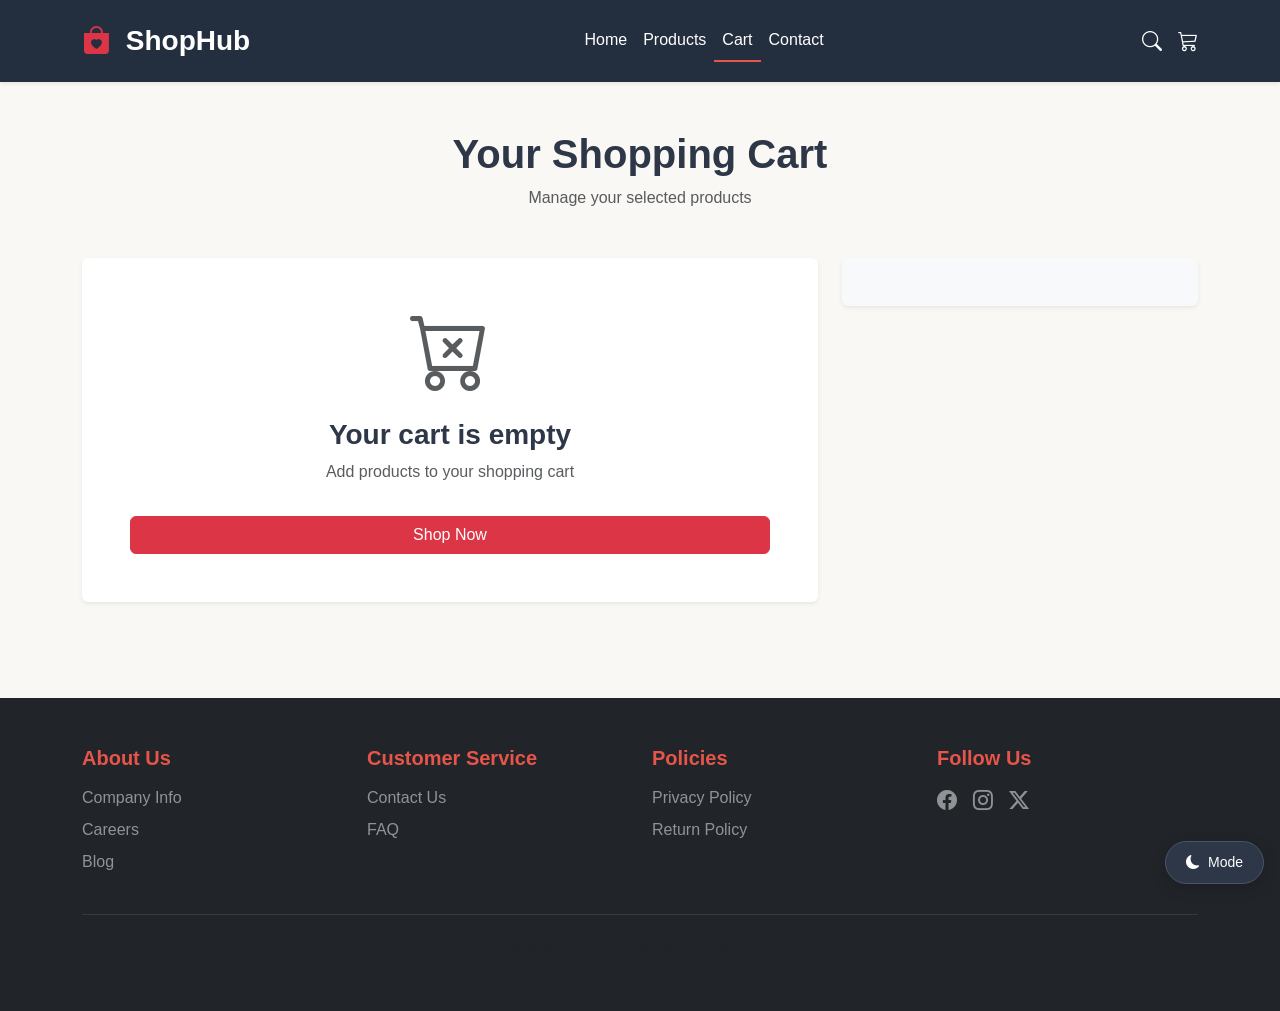
<file: cart.html>
<!DOCTYPE html>
<html lang="en">

<head>
    <meta charset="UTF-8">
    <meta name="viewport" content="width=device-width, initial-scale=1.0">
    <title>ShopHub - Shopping Cart</title>

    <!-- Bootstrap CSS -->
    <link href="https://cdn.jsdelivr.net/npm/bootstrap@5.3.3/dist/css/bootstrap.min.css" rel="stylesheet">

    <!-- Bootstrap Icons -->
    <link href="https://cdn.jsdelivr.net/npm/bootstrap-icons@1.11.3/font/bootstrap-icons.min.css" rel="stylesheet">

    <!-- Custom CSS -->
    <link rel="stylesheet" href="css/style.css">
</head>

<body>

    <!-- NAVBAR -->
    <nav class="navbar navbar-expand-lg navbar-dark bg-dark shadow-sm sticky-top">

        <div class="container">

            <!-- LOGO -->
            <a class="navbar-brand fw-bold fs-3" href="index.html">
                <i class="bi bi-bag-heart-fill text-danger me-2"></i>
                ShopHub
            </a>

            <!-- TOGGLE BUTTON -->
            <button class="navbar-toggler"
                    type="button"
                    data-bs-toggle="collapse"
                    data-bs-target="#navbarNav"
                    aria-controls="navbarNav"
                    aria-expanded="false"
                    aria-label="Toggle navigation">

                <span class="navbar-toggler-icon"></span>

            </button>

            <!-- NAVBAR MENU -->
            <div class="collapse navbar-collapse" id="navbarNav">

                <!-- MENU LINKS -->
                <ul class="navbar-nav mx-auto fw-medium">

                    <li class="nav-item">
                        <a class="nav-link" href="index.html">
                            Home
                        </a>
                    </li>

                    <li class="nav-item">
                        <a class="nav-link" href="products.html">
                            Products
                        </a>
                    </li>

                    <li class="nav-item">
                        <a class="nav-link active" href="cart.html">
                            Cart
                        </a>
                    </li>

                    <li class="nav-item">
                        <a class="nav-link" href="contact.html">
                            Contact
                        </a>
                    </li>

                </ul>

                <!-- RIGHT SIDE ICONS -->
                <div class="d-flex align-items-center gap-3">

                    <!-- SEARCH -->
                    <a href="#" class="text-white fs-5">
                        <i class="bi bi-search"></i>
                    </a>

                    <!-- CART -->
                    <a href="cart.html"
                       class="text-white fs-5 position-relative">

                        <i class="bi bi-cart3"></i>

                        <span id="cartBadge"
                              class="position-absolute top-0 start-100 translate-middle badge rounded-pill bg-danger">

                            0

                        </span>

                    </a>

                </div>

            </div>

        </div>

    </nav>

    <!-- CART SECTION -->
    <main class="container py-5">

        <!-- PAGE TITLE -->
        <div class="text-center mb-5">

            <h2 class="fw-bold display-6">
                Your Shopping Cart
            </h2>

            <p class="text-muted">
                Manage your selected products
            </p>

        </div>

        <!-- CART CONTENT -->
        <div class="row g-4">

            <!-- CART ITEMS -->
            <div class="col-lg-8">

                <div id="cart-items">

                    <!-- CART ITEMS RENDER HERE -->

                </div>

            </div>

            <!-- CART SUMMARY -->
            <div class="col-lg-4">

                <div id="cart-summary"
                     class="bg-light p-4 rounded shadow-sm">

                    <!-- SUMMARY RENDER HERE -->

                </div>

            </div>

        </div>

    </main>

    <!-- FOOTER -->
    <footer class="bg-dark text-white py-5 mt-5">

        <div class="container">

            <div class="row g-4">

                <!-- ABOUT -->
                <div class="col-md-3">

                    <h5 class="fw-bold mb-3">
                        About Us
                    </h5>

                    <ul class="list-unstyled d-flex flex-column gap-2">

                        <li>
                            <a href="#"
                               class="text-white-50 text-decoration-none">
                                Company Info
                            </a>
                        </li>

                        <li>
                            <a href="#"
                               class="text-white-50 text-decoration-none">
                                Careers
                            </a>
                        </li>

                        <li>
                            <a href="#"
                               class="text-white-50 text-decoration-none">
                                Blog
                            </a>
                        </li>

                    </ul>

                </div>

                <!-- CUSTOMER SERVICE -->
                <div class="col-md-3">

                    <h5 class="fw-bold mb-3">
                        Customer Service
                    </h5>

                    <ul class="list-unstyled d-flex flex-column gap-2">

                        <li>
                            <a href="#"
                               class="text-white-50 text-decoration-none">
                                Contact Us
                            </a>
                        </li>

                        <li>
                            <a href="#"
                               class="text-white-50 text-decoration-none">
                                FAQ
                            </a>
                        </li>

                    </ul>

                </div>

                <!-- POLICIES -->
                <div class="col-md-3">

                    <h5 class="fw-bold mb-3">
                        Policies
                    </h5>

                    <ul class="list-unstyled d-flex flex-column gap-2">

                        <li>
                            <a href="#"
                               class="text-white-50 text-decoration-none">
                                Privacy Policy
                            </a>
                        </li>

                        <li>
                            <a href="#"
                               class="text-white-50 text-decoration-none">
                                Return Policy
                            </a>
                        </li>

                    </ul>

                </div>

                <!-- SOCIAL MEDIA -->
                <div class="col-md-3">

                    <h5 class="fw-bold mb-3">
                        Follow Us
                    </h5>

                    <div class="d-flex gap-3 fs-5">

                        <a href="#" class="text-white-50">
                            <i class="bi bi-facebook"></i>
                        </a>

                        <a href="#" class="text-white-50">
                            <i class="bi bi-instagram"></i>
                        </a>

                        <a href="#" class="text-white-50">
                            <i class="bi bi-twitter-x"></i>
                        </a>

                    </div>

                </div>

            </div>

            <hr class="my-4 border-secondary">

            <!-- COPYRIGHT -->
            <div class="text-center">

                <p class="mb-0 text-muted">
                    &copy; 2026 ShopHub. All rights reserved.
                </p>

            </div>

        </div>

    </footer>

    <!-- THEME BUTTON -->
    <button id="themeBtn"
            class="theme-toggle-btn btn btn-sm btn-outline-light position-fixed bottom-0 end-0 m-3 z-3">

        <i class="bi bi-moon-fill me-1"></i>
        Mode

    </button>

    <!-- Bootstrap JS -->
    <script src="https://cdn.jsdelivr.net/npm/bootstrap@5.3.3/dist/js/bootstrap.bundle.min.js"></script>

    <!-- Custom JS -->
    <script src="./js/script.js" defer></script>

</body>

</html>
</file>
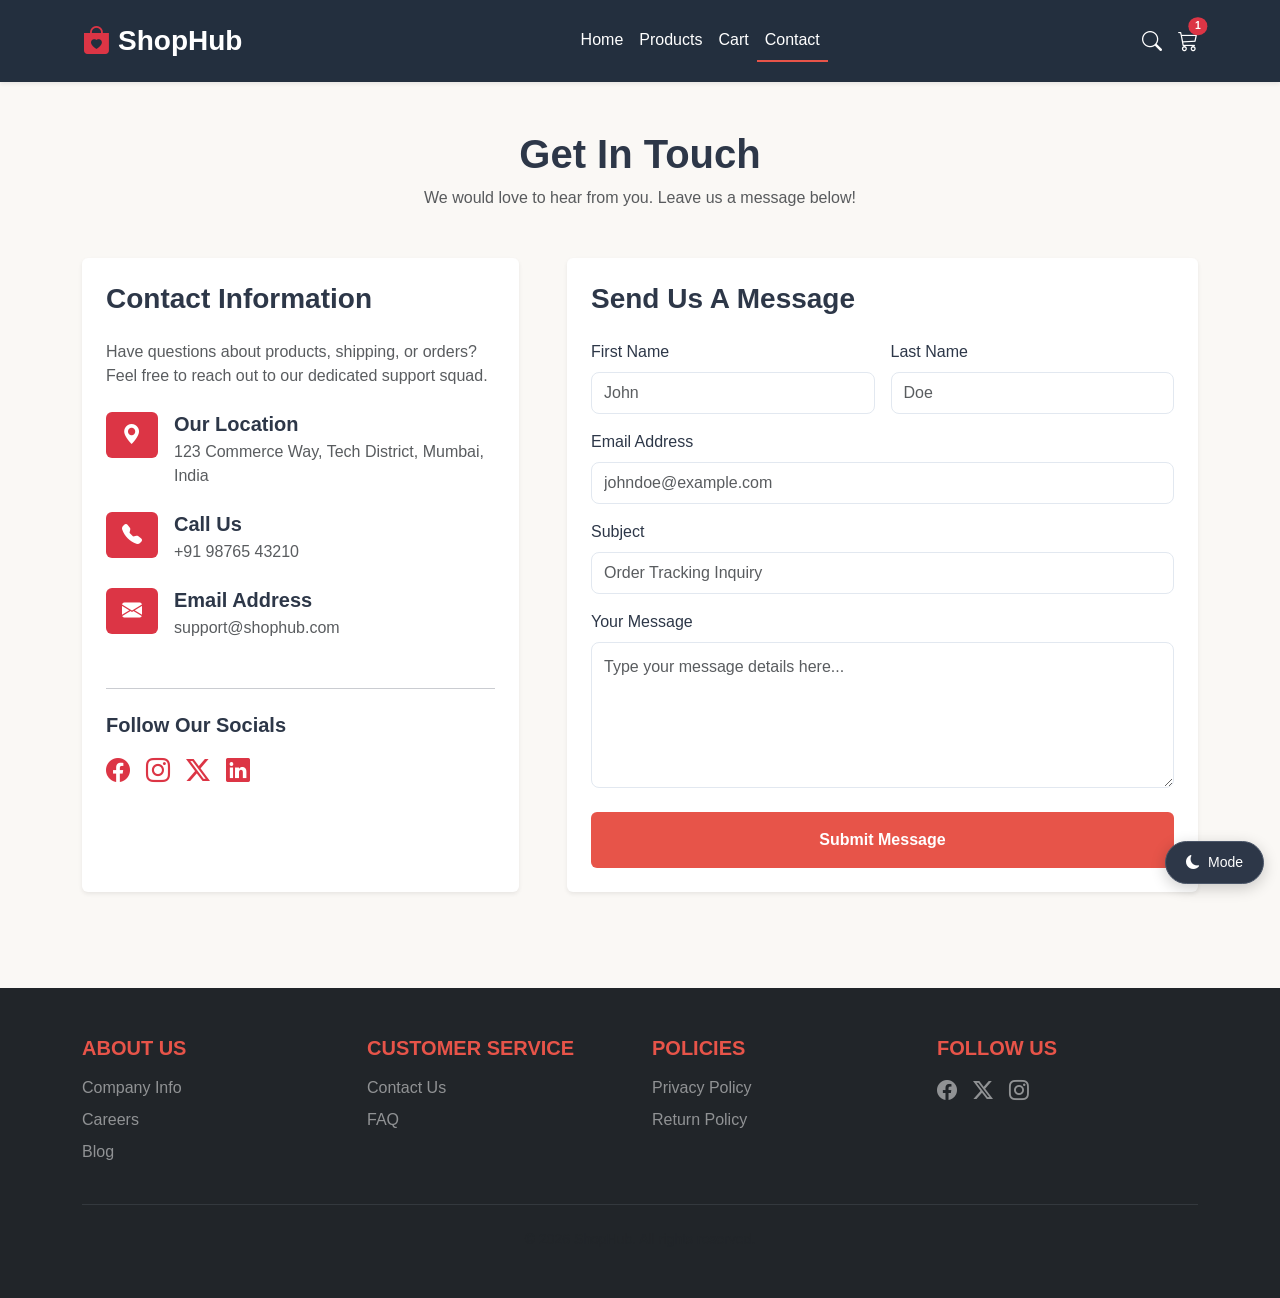
<file: contact.html>
<!DOCTYPE html>
<html lang="en">
<head>
    <meta charset="UTF-8">
    <meta name="viewport" content="width=device-width, initial-scale=1.0">
    <title>ShopHub - Contact Us</title>
    <link href="https://cdn.jsdelivr.net/npm/bootstrap@5.3.3/dist/css/bootstrap.min.css" rel="stylesheet">
    <link href="https://cdn.jsdelivr.net/npm/bootstrap-icons@1.11.3/font/bootstrap-icons.min.css" rel="stylesheet">
    <link rel="stylesheet" href="css/style.css">
</head>
<body>

    <nav class="navbar navbar-expand-lg navbar-dark shadow-sm sticky-top">
        <div class="container">
            <a class="navbar-brand fw-bold fs-3" href="index.html">
                <i class="bi bi-bag-heart-fill text-danger me-2"></i>ShopHub
            </a>
            <button class="navbar-toggler" type="button" data-bs-toggle="collapse" data-bs-target="#navbarNav" aria-controls="navbarNav" aria-expanded="false" aria-label="Toggle navigation">
                <span class="navbar-toggler-icon"></span>
            </button>
            <div class="collapse navbar-collapse" id="navbarNav">
                <ul class="navbar-nav mx-auto fw-medium">
                    <li class="nav-item"><a class="nav-link" href="index.html">Home</a></li>
                    <li class="nav-item"><a class="nav-link" href="products.html">Products</a></li>
                    <li class="nav-item"><a class="nav-link" href="cart.html">Cart</a></li>
                    <li class="nav-item"><a class="nav-link active" href="contact.html">Contact</a></li>
                </ul>
                <div class="d-flex align-items-center gap-3">
                    <a href="#" class="text-white fs-5" aria-label="Search"><i class="bi bi-search"></i></a>
                    <a href="cart.html" class="text-white fs-5 position-relative" aria-label="Cart">
                        <i class="bi bi-cart3"></i>
                        <span class="position-absolute top-0 start-100 translate-middle badge rounded-pill bg-danger" style="font-size: 0.65rem;">1</span>
                    </a>
                </div>
            </div>
        </div>
    </nav>

    <main class="container py-5">
        <div class="text-center mb-5">
            <h2 class="fw-bold fs-1">Get In Touch</h2>
            <p class="text-muted">We would love to hear from you. Leave us a message below!</p>
        </div>

        <div class="row g-5">
            <div class="col-lg-5">
                <div class="card border-0 shadow-sm p-4 h-100 bg-light">
                    <h3 class="fw-bold mb-4">Contact Information</h3>
                    <p class="text-muted mb-4">Have questions about products, shipping, or orders? Feel free to reach out to our dedicated support squad.</p>
                    
                    <div class="d-flex align-items-start gap-3 mb-4">
                        <div class="bg-danger text-white rounded p-2 px-3 fs-5">
                            <i class="bi bi-geo-alt-fill"></i>
                        </div>
                        <div>
                            <h5 class="fw-bold mb-1">Our Location</h5>
                            <p class="text-muted mb-0">123 Commerce Way, Tech District, Mumbai, India</p>
                        </div>
                    </div>

                    <div class="d-flex align-items-start gap-3 mb-4">
                        <div class="bg-danger text-white rounded p-2 px-3 fs-5">
                            <i class="bi bi-telephone-fill"></i>
                        </div>
                        <div>
                            <h5 class="fw-bold mb-1">Call Us</h5>
                            <p class="text-muted mb-0">+91 98765 43210</p>
                        </div>
                    </div>

                    <div class="d-flex align-items-start gap-3 mb-4">
                        <div class="bg-danger text-white rounded p-2 px-3 fs-5">
                            <i class="bi bi-envelope-fill"></i>
                        </div>
                        <div>
                            <h5 class="fw-bold mb-1">Email Address</h5>
                            <p class="text-muted mb-0">support@shophub.com</p>
                        </div>
                    </div>

                    <hr class="my-4">

                    <h5 class="fw-bold mb-3">Follow Our Socials</h5>
                    <div class="d-flex gap-3 fs-4">
                        <a href="#" class="text-danger" aria-label="Facebook"><i class="bi bi-facebook"></i></a>
                        <a href="#" class="text-danger" aria-label="Instagram"><i class="bi bi-instagram"></i></a>
                        <a href="#" class="text-danger" aria-label="Twitter"><i class="bi bi-twitter-x"></i></a>
                        <a href="#" class="text-danger" aria-label="LinkedIn"><i class="bi bi-linkedin"></i></a>
                    </div>
                </div>
            </div>

            <div class="col-lg-7">
                <div class="card border-0 shadow-sm p-4 h-100">
                    <h3 class="fw-bold mb-4">Send Us A Message</h3>
                    
                    <form id="contactForm" onsubmit="event.preventDefault(); alert('Message Sent Successfully! We will get back to you soon. 🎉'); this.reset();">
                        <div class="row g-3">
                            <div class="col-md-6">
                                <label class="form-label fw-medium">First Name</label>
                                <input type="text" class="form-control py-2" placeholder="John" required>
                            </div>
                            <div class="col-md-6">
                                <label class="form-label fw-medium">Last Name</label>
                                <input type="text" class="form-control py-2" placeholder="Doe" required>
                            </div>
                            <div class="col-12">
                                <label class="form-label fw-medium">Email Address</label>
                                <input type="email" class="form-control py-2" placeholder="johndoe@example.com" required>
                            </div>
                            <div class="col-12">
                                <label class="form-label fw-medium">Subject</label>
                                <input type="text" class="form-control py-2" placeholder="Order Tracking Inquiry" required>
                            </div>
                            <div class="col-12">
                                <label class="form-label fw-medium">Your Message</label>
                                <textarea class="form-control" rows="5" placeholder="Type your message details here..." required></textarea>
                            </div>
                            <div class="col-12 mt-4">
                                <button type="submit" class="btn btn-coral w-100 py-3 fw-bold">Submit Message</button>
                            </div>
                        </div>
                    </form>
                </div>
            </div>
        </div>
    </main>

    <footer class="py-5 bg-dark text-white mt-5">
        <div class="container">
            <div class="row g-4">
                <div class="col-md-3">
                    <h5 class="mb-3 text-uppercase tracking-wider">About Us</h5>
                    <ul class="list-unstyled d-flex flex-column gap-2">
                        <li><a href="#" class="text-white-50 text-decoration-none">Company Info</a></li>
                        <li><a href="#" class="text-white-50 text-decoration-none">Careers</a></li>
                        <li><a href="#" class="text-white-50 text-decoration-none">Blog</a></li>
                    </ul>
                </div>
                <div class="col-md-3">
                    <h5 class="mb-3 text-uppercase tracking-wider">Customer Service</h5>
                    <ul class="list-unstyled d-flex flex-column gap-2">
                        <li><a href="#" class="text-white-50 text-decoration-none">Contact Us</a></li>
                        <li><a href="#" class="text-white-50 text-decoration-none">FAQ</a></li>
                    </ul>
                </div>
                <div class="col-md-3">
                    <h5 class="mb-3 text-uppercase tracking-wider">Policies</h5>
                    <ul class="list-unstyled d-flex flex-column gap-2">
                        <li><a href="#" class="text-white-50 text-decoration-none">Privacy Policy</a></li>
                        <li><a href="#" class="text-white-50 text-decoration-none">Return Policy</a></li>
                    </ul>
                </div>
                <div class="col-md-3">
                    <h5 class="mb-3 text-uppercase tracking-wider">Follow Us</h5>
                    <div class="d-flex gap-3 fs-5">
                        <a href="#" class="text-white-50"><i class="bi bi-facebook"></i></a>
                        <a href="#" class="text-white-50"><i class="bi bi-twitter-x"></i></a>
                        <a href="#" class="text-white-50"><i class="bi bi-instagram"></i></a>
                    </div>
                </div>
            </div>
            <hr class="my-4 border-secondary">
            <div class="text-center small">
                <p class="mb-0 text-muted">&copy; 2026 ShopHub. All rights reserved.</p>
            </div>
        </div>
    </footer>

    <button id="themeBtn" class="theme-toggle-btn btn btn-sm btn-outline-light position-fixed bottom-0 end-0 m-3 z-3">
        <i class="bi bi-moon-fill me-1"></i> Mode
    </button>

    <script src="https://cdn.jsdelivr.net/npm/bootstrap@5.3.3/dist/js/bootstrap.bundle.min.js"></script>
    <script src="js/script.js"></script>
</body>
</html>
</file>
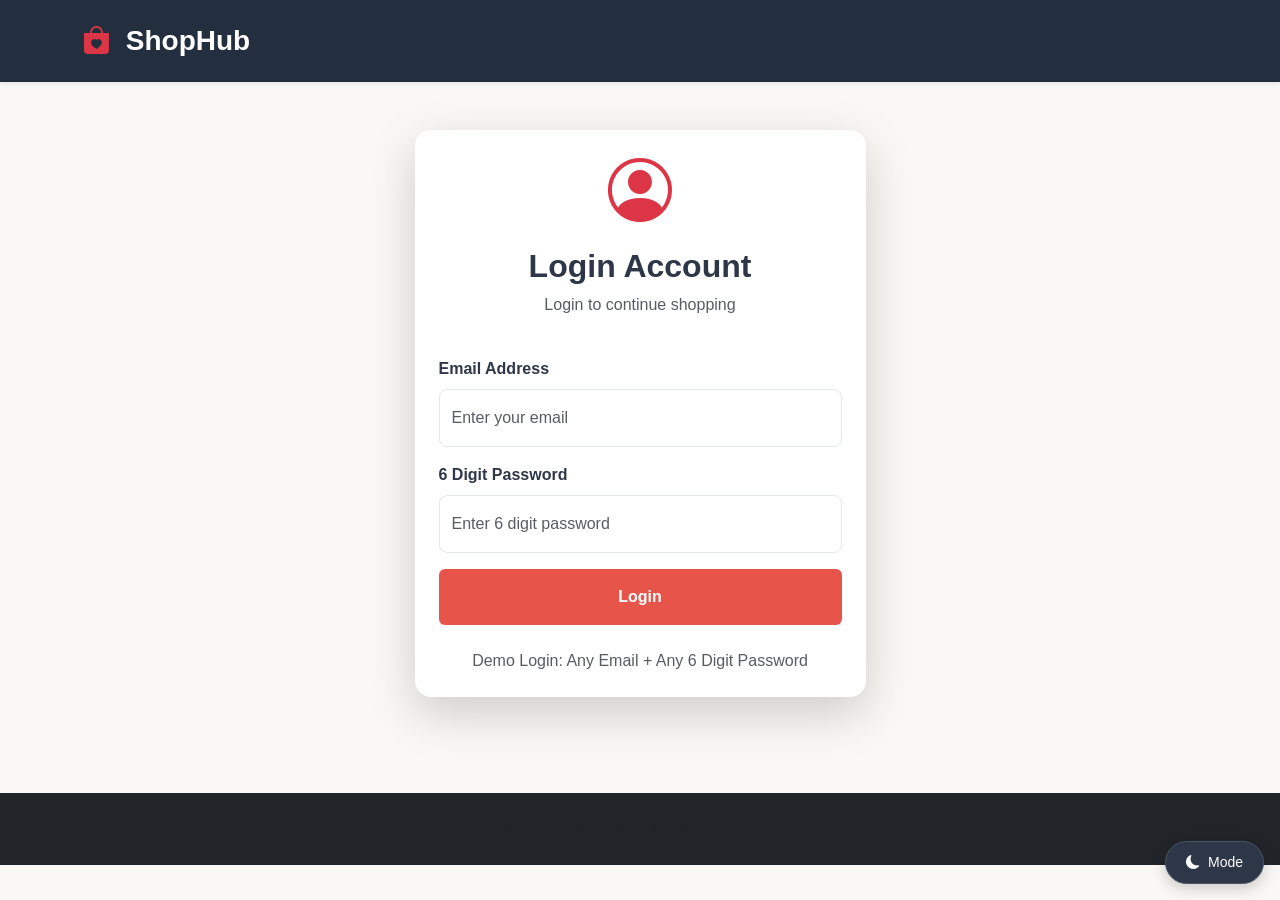
<file: login.html>
<!DOCTYPE html>
<html lang="en">

<head>

    <meta charset="UTF-8">

    <meta name="viewport"
          content="width=device-width, initial-scale=1.0">

    <title>ShopHub Login</title>

    <!-- Bootstrap CSS -->
    <link href="https://cdn.jsdelivr.net/npm/bootstrap@5.3.3/dist/css/bootstrap.min.css"
          rel="stylesheet">

    <!-- Bootstrap Icons -->
    <link href="https://cdn.jsdelivr.net/npm/bootstrap-icons@1.11.3/font/bootstrap-icons.min.css"
          rel="stylesheet">

    <!-- Custom CSS -->
    <link rel="stylesheet" href="css/style.css">

</head>

<body>

<!-- NAVBAR -->
<nav class="navbar navbar-expand-lg navbar-dark shadow-sm sticky-top">

    <div class="container">

        <a class="navbar-brand fw-bold fs-3"
           href="index.html">

            <i class="bi bi-bag-heart-fill text-danger me-2"></i>

            ShopHub

        </a>

    </div>

</nav>

<!-- LOGIN SECTION -->
<section class="container py-5">

    <div class="row justify-content-center">

        <div class="col-lg-5 col-md-7">

            <div class="card border-0 shadow-lg rounded-4 p-4">

                <div class="text-center mb-4">

                    <i class="bi bi-person-circle display-3 text-danger"></i>

                    <h2 class="fw-bold mt-3">
                        Login Account
                    </h2>

                    <p class="text-muted">
                        Login to continue shopping
                    </p>

                </div>

                <!-- LOGIN FORM -->
                <form id="loginForm">

                    <!-- EMAIL -->
                    <div class="mb-3">

                        <label class="form-label fw-semibold">
                            Email Address
                        </label>

                        <input type="email"
                               id="email"
                               class="form-control py-3"
                               placeholder="Enter your email"
                               required>

                    </div>

                    <!-- PASSWORD -->
                    <div class="mb-3">

                        <label class="form-label fw-semibold">
                            6 Digit Password
                        </label>

                        <input type="password"
                               id="password"
                               class="form-control py-3"
                               placeholder="Enter 6 digit password"
                               maxlength="6"
                               required>

                    </div>

                    <!-- BUTTON -->
                    <button type="submit"
                            class="btn btn-coral w-100 py-3 fw-bold">

                        Login

                    </button>

                </form>

                <!-- EXTRA -->
                <div class="text-center mt-4">

                    <p class="text-muted mb-0">
                        Demo Login:
                        Any Email + Any 6 Digit Password
                    </p>

                </div>

            </div>

        </div>

    </div>

</section>

<!-- FOOTER -->
<footer class="bg-dark text-white py-4 mt-5">

    <div class="container text-center">

        <p class="mb-0 text-muted">
            © 2026 ShopHub. All rights reserved.
        </p>

    </div>

</footer>

<!-- THEME BUTTON -->
<button id="themeBtn"
        class="theme-toggle-btn btn btn-sm btn-outline-light position-fixed bottom-0 end-0 m-3">

    <i class="bi bi-moon-fill me-1"></i>

    Mode

</button>

<!-- Bootstrap JS -->
<script src="https://cdn.jsdelivr.net/npm/bootstrap@5.3.3/dist/js/bootstrap.bundle.min.js"></script>

<!-- Custom JS -->
<script src="js/script.js"></script>

</body>

</html>
</file>
<file: css/style.css>
/* ===============================
   ROOT VARIABLES
================================= */

:root {
    --bg-color: #faf8f5;
    --card-bg: #ffffff;
    --text-color: #2d3748;
    --nav-bg: #232f3e;
    --nav-text: #ffffff;
    --footer-bg: #1d2636;
    --border-color: #e2e8f0;
}

/* ===============================
   DARK MODE VARIABLES
================================= */

body.dark-mode {
    --bg-color: #121824;
    --card-bg: #1d2636;
    --text-color: #f7fafc;
    --nav-bg: #111827;
    --nav-text: #f7fafc;
    --footer-bg: #111827;
    --border-color: #374151;
}

/* ===============================
   BODY
================================= */

body {
    background-color: var(--bg-color);
    color: var(--text-color);
    font-family: 'Segoe UI', Tahoma, Geneva, Verdana, sans-serif;
    transition: background-color 0.3s ease,
                color 0.3s ease;
}

/* ===============================
   NAVBAR
================================= */

.navbar {
    background-color: var(--nav-bg) !important;
    padding: 15px 0;
}

.navbar-brand,
.nav-link {
    color: var(--nav-text) !important;
}

.nav-link {
    transition: 0.3s;
}

.nav-link:hover {
    color: #e75449 !important;
}

.nav-link.active {
    border-bottom: 2px solid #e75449;
}

/* ===============================
   BUTTONS
================================= */

.btn-coral {
    background-color: #e75449 !important;
    color: white !important;
    border: none !important;
    padding: 10px 24px;
    border-radius: 6px;
    font-weight: 500;
    transition: 0.3s;
}

.btn-coral:hover {
    background-color: #cf4339 !important;
    color: white !important;
    transform: translateY(-2px);
}

/* ===============================
   CARDS
================================= */

.card {
    background-color: var(--card-bg) !important;
    color: var(--text-color) !important;
    transition: background-color 0.3s ease,
                color 0.3s ease;
}

/* ===============================
   HERO SECTION
================================= */

.sh-hero {
    background: linear-gradient(135deg, #1d2636 0%, #2a374e 100%);
    color: white;
    position: relative;
    padding: 100px 0;
}

/* ===============================
   GLASS CARD
================================= */

.glass-card {
    background: rgba(255, 255, 255, 0.15);
    backdrop-filter: blur(10px);
    border-radius: 16px;
    border: 1px solid rgba(255, 255, 255, 0.2);
}

/* ===============================
   FEATURE BOX
================================= */

.feature-box {
    background: var(--card-bg);
    border-radius: 16px;
    transition: 0.3s;
}

.feature-box:hover {
    transform: translateY(-5px);
}

/* ===============================
   PRODUCT CARD
================================= */

.sh-product-card {
    background-color: var(--card-bg);
    border-radius: 16px !important;
    overflow: hidden;
    transition: transform 0.3s ease,
                box-shadow 0.3s ease;
}

.sh-product-card:hover {
    transform: translateY(-6px);
    box-shadow: 0 15px 35px rgba(0,0,0,0.08) !important;
}

/* ===============================
   PRODUCT IMAGE
================================= */

.sh-img-container {
    background-color: #f2f4f7;
    height: 320px;
    display: flex;
    justify-content: center;
    align-items: center;
    padding: 20px;
}

body.dark-mode .sh-img-container {
    background-color: #121824;
}

.sh-product-card img {
    max-width: 100%;
    max-height: 100%;
    object-fit: contain;
    transition: transform 0.3s ease;
}

.sh-product-card:hover img {
    transform: scale(1.05);
}

/* ===============================
   FORM INPUTS
================================= */

.form-control,
.form-select {
    border-radius: 8px;
    padding: 12px;
    border: 1px solid var(--border-color);
}

.form-control:focus,
.form-select:focus {
    box-shadow: none;
    border-color: #e75449;
}

/* DARK MODE INPUTS */

body.dark-mode .form-control,
body.dark-mode .form-select {
    background-color: #1d2636;
    border-color: #4a5568;
    color: #f7fafc;
}

body.dark-mode .form-control::placeholder {
    color: #a0aec0;
}

/* ===============================
   NEWSLETTER
================================= */

.newsletter-section {
    background: linear-gradient(90deg, #e75449 0%, #20b2aa 100%);
    color: white;
    padding: 60px 0;
}

.newsletter-section input {
    border-radius: 6px 0 0 6px;
    border: none;
}

.newsletter-section button {
    border-radius: 0 6px 6px 0;
}

/* ===============================
   FOOTER
================================= */

footer {
    background-color: var(--footer-bg) !important;
    color: #a0aec0;
}

footer h5 {
    color: #e75449;
    font-weight: 600;
}

footer a {
    color: #a0aec0;
    text-decoration: none;
    transition: 0.3s;
}

footer a:hover {
    color: #e75449;
}

/* ===============================
   CART BADGE
================================= */

#cartBadge {
    font-size: 0.65rem;
    min-width: 18px;
    min-height: 18px;
    display: flex;
    align-items: center;
    justify-content: center;
}

/* ===============================
   THEME BUTTON
================================= */

.theme-toggle-btn {
    position: fixed;
    bottom: 25px;
    right: 25px;
    z-index: 1050;
    background-color: #2d3748;
    color: white;
    border: 1px solid #4a5568;
    padding: 10px 20px;
    border-radius: 30px;
    box-shadow: 0 4px 15px rgba(0,0,0,0.2);
}

body.dark-mode .theme-toggle-btn {
    background-color: #ffffff;
    color: #2d3748;
}

/* ===============================
   CART PAGE
================================= */

.cart-item {
    background-color: var(--card-bg);
    border-radius: 16px;
    padding: 20px;
    margin-bottom: 20px;
    border: 1px solid var(--border-color);
}

.cart-item img {
    width: 100px;
    height: 100px;
    object-fit: contain;
}

.cart-summary-box {
    background-color: var(--card-bg);
    border-radius: 16px;
    padding: 25px;
    border: 1px solid var(--border-color);
}

/* ===============================
   RESPONSIVE
================================= */

@media (max-width: 768px) {

    .sh-hero {
        text-align: center;
        padding: 70px 20px;
    }

    .sh-img-container {
        height: 250px;
    }

    .theme-toggle-btn {
        bottom: 15px;
        right: 15px;
        padding: 8px 16px;
    }

    .newsletter-section form {
        flex-direction: column;
        gap: 10px;
    }

    .newsletter-section input,
    .newsletter-section button {
        border-radius: 6px !important;
        width: 100%;
    }
}
/* ===============================
   LOGIN PAGE
================================= */

body {
    background-color: var(--bg-color);
}

/* Login Card */
.login-card {
    background-color: var(--card-bg);
    border-radius: 20px;
    transition: 0.3s;
}

/* Input Fields */
.login-card .form-control {
    height: 50px;
    border-radius: 10px;
    border: 1px solid #d1d5db;
    transition: 0.3s;
}

.login-card .form-control:focus {
    border-color: #e75449;
    box-shadow: 0 0 0 0.2rem rgba(231, 84, 73, 0.2);
}

/* Login Button */
.login-btn {
    background-color: #e75449;
    border: none;
    border-radius: 10px;
    padding: 12px;
    font-weight: 600;
    transition: 0.3s;
}

.login-btn:hover {
    background-color: #cf4339;
}

/* Dark Mode Login */
body.dark-mode .login-card {
    background-color: #1d2636;
    color: #fff;
}

body.dark-mode .login-card .form-control {
    background-color: #121824;
    border-color: #4a5568;
    color: #fff;
}

body.dark-mode .login-card .form-control::placeholder {
    color: #a0aec0;
}
</file>
